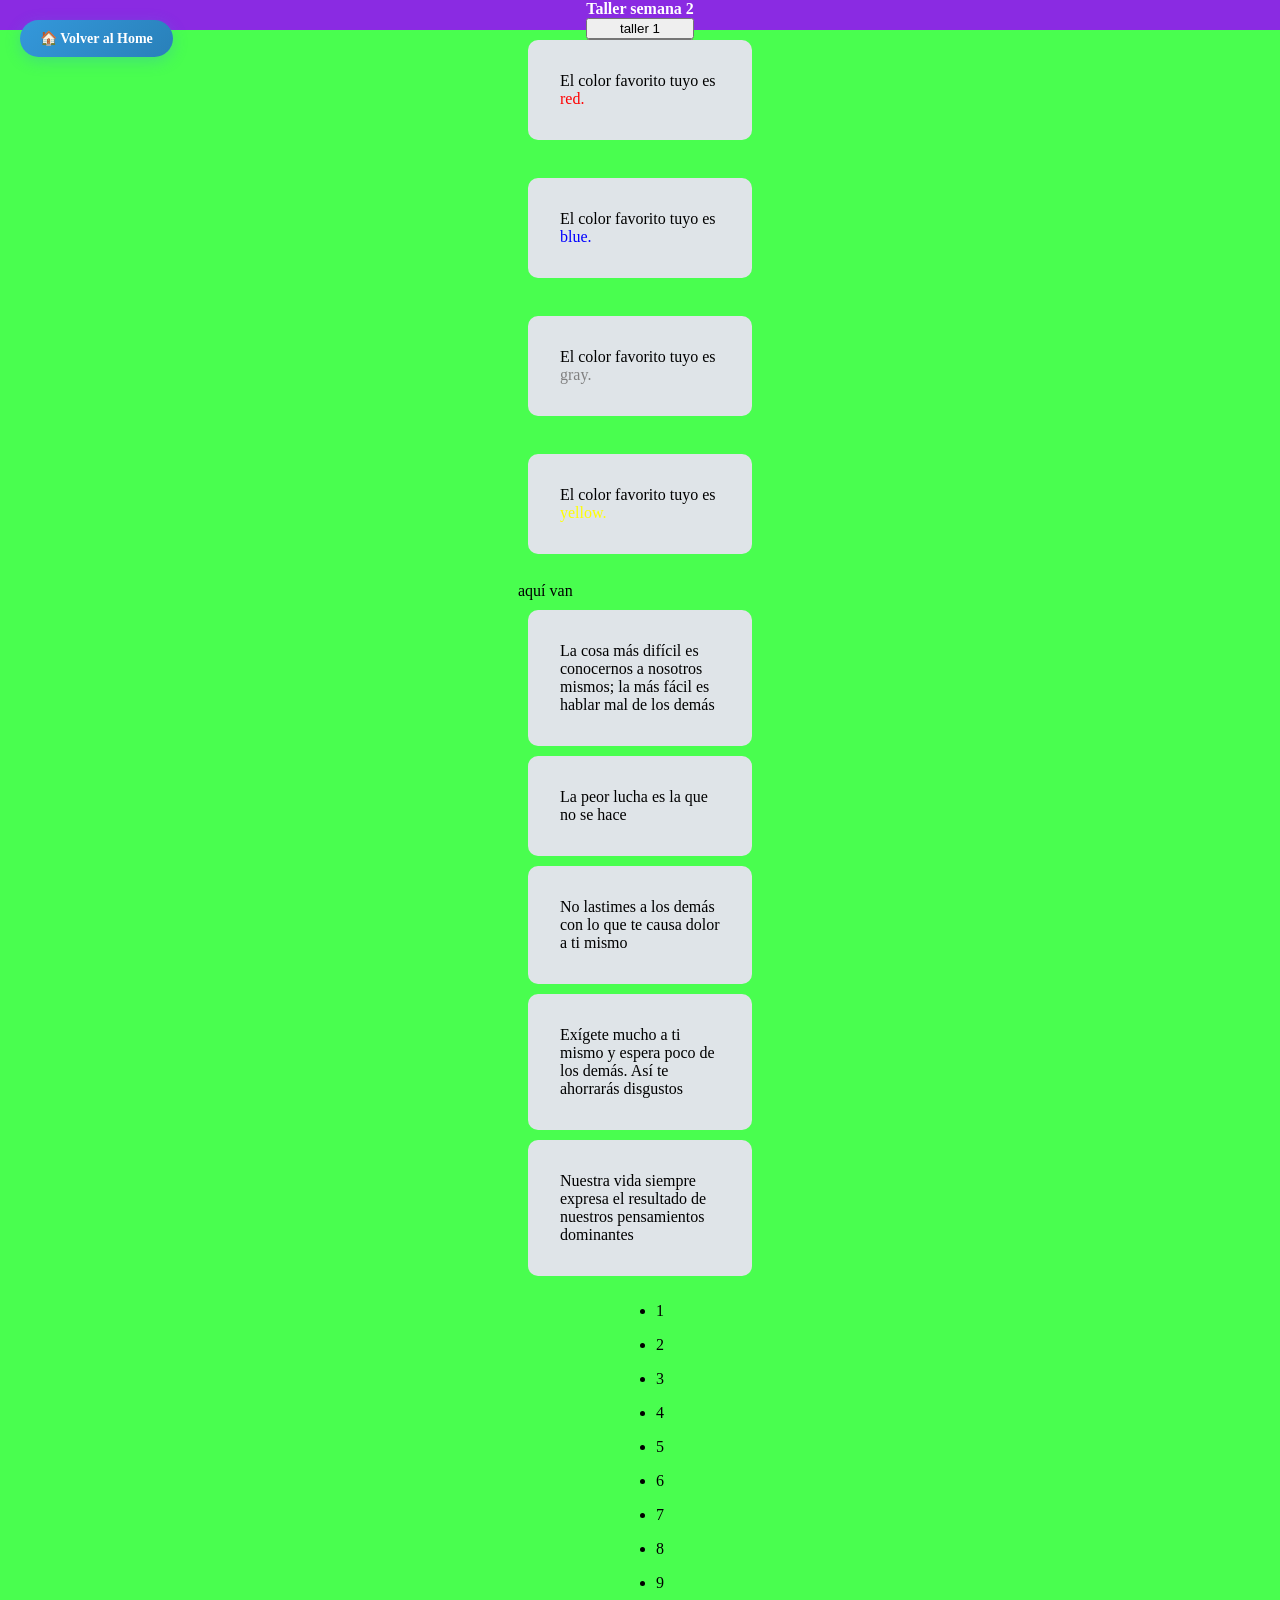
<file: 1 arrays dom/index.html>
<!DOCTYPE html>
<html lang="en">
<head>
    <meta charset="UTF-8">
    <meta name="viewport" content="width=device-width, initial-scale=1.0">
    <title>Arrays</title>
    <link rel="stylesheet" href="style.css">
</head>
<body>
    <div class="home-button">
        <a href="../index.html" class="btn-home">🏠 Volver al Home</a>
    </div>
    <nav><a>Taller semana 2</a>
    <button>taller 1</button>
    <button>taller 2</button>
    <button>taller 3</button>
</nav>
<div id="container"> </div>
<div id="frases"> aquí van </div>
<div id="numeros"></div>

    <script src="script.js"> </script>
</body>
</html>
</file>
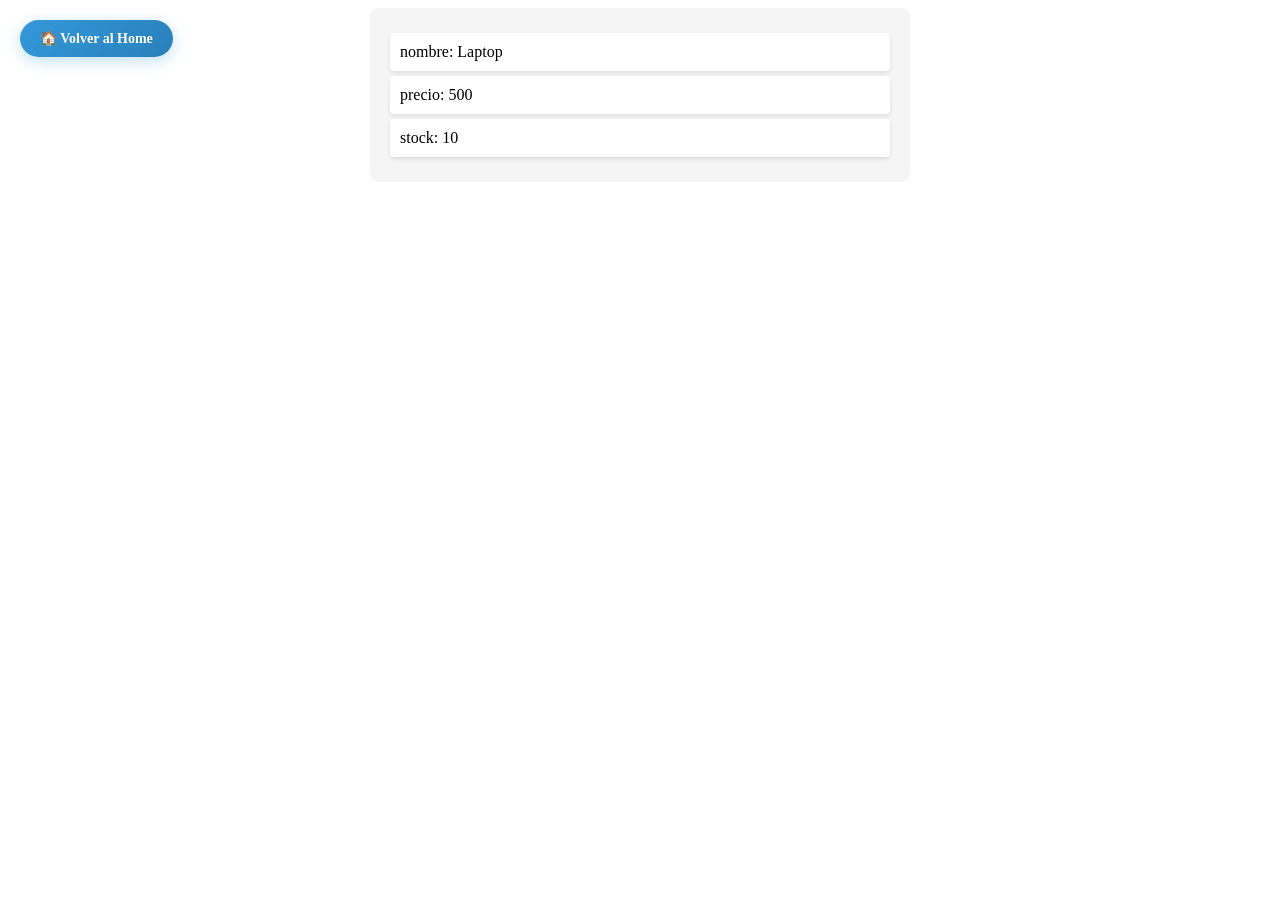
<file: 2 objetos pensados para mostrarse/producto/index.html>
<!DOCTYPE html>
<html lang="en">
<head>
    <meta charset="UTF-8">
    <meta name="viewport" content="width=device-width, initial-scale=1.0">
    <link rel="stylesheet" href="style.css">
    <link rel="stylesheet" href="https://cdnjs.cloudflare.com/ajax/libs/font-awesome/6.0.0-beta3/css/all.min.css">
    <title>Lista de Propiedades</title>
</head>
<body>
    <div class="home-button">
        <a href="../../../index.html" class="btn-home">🏠 Volver al Home</a>
    </div>
    <ul id="propertyList" class="property-list"></ul>

    <script src="script.js"></script>
</body>
</html>
</file>
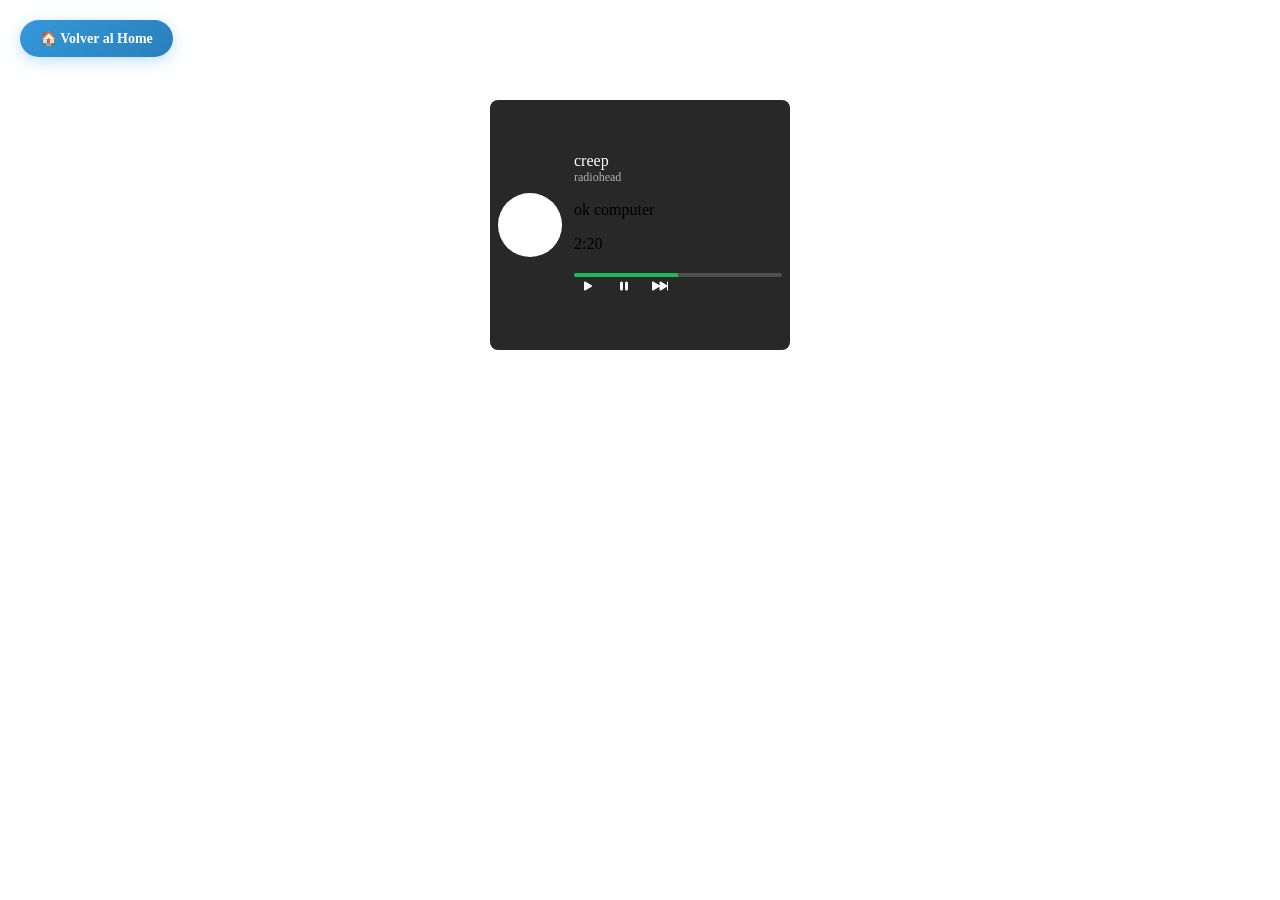
<file: 2 objetos pensados para mostrarse/reproductor/index.html>
<!DOCTYPE html>
<html lang="en">
<head>
    <meta charset="UTF-8">
    <meta name="viewport" content="width=device-width, initial-scale=1.0">
    <title>Reproductor de Música</title>
    <link rel="stylesheet" href="style.css">
</head>
<body>
    <div class="home-button">
        <a href="../../../index.html" class="btn-home">🏠 Volver al Home</a>
    </div>
    <!-- From Uiverse.io by ahmed150up --> 
    <div class="audio-player">
        <div class="album-cover"></div>
        <div class="player-controls">
            <div class="song-info">
                <div class="song-title">Song Title</div>
                <p class="artist">Artist</p>
                <p class="album">Album</p>
                <p class="duration">Duration</p>
            </div>
            <div class="progress-bar">
                <div class="progress"></div>
            </div>
            <div class="buttons">
                <button class="play-btn"><svg viewBox="0 0 16 16" class="bi bi-play-fill" fill="currentColor" height="16" width="16" xmlns="http://www.w3.org/2000/svg" style="color: white"> <path fill="white" d="m11.596 8.697-6.363 3.692c-.54.313-1.233-.066-1.233-.697V4.308c0-.63.692-1.01 1.233-.696l6.363 3.692a.802.802 0 0 1 0 1.393z"></path> </svg></button>
                <button class="pause-btn"><svg viewBox="0 0 16 16" class="bi bi-pause-fill" fill="currentColor" height="16" width="16" xmlns="http://www.w3.org/2000/svg" style="color: white"> <path fill="white" d="M5.5 3.5A1.5 1.5 0 0 1 7 5v6a1.5 1.5 0 0 1-3 0V5a1.5 1.5 0 0 1 1.5-1.5zm5 0A1.5 1.5 0 0 1 12 5v6a1.5 1.5 0 0 1-3 0V5a1.5 1.5 0 0 1 1.5-1.5z"></path> </svg></button>
                <button class="next-btn"><svg viewBox="0 0 16 16" class="bi bi-skip-forward-fill" fill="currentColor" height="16" width="16" xmlns="http://www.w3.org/2000/svg" style="color: white"> <path fill="white" d="M15.5 3.5a.5.5 0 0 1 .5.5v8a.5.5 0 0 1-1 0V8.753l-6.267 3.636c-.54.313-1.233-.066-1.233-.697v-2.94l-6.267 3.636C.693 12.703 0 12.324 0 11.693V4.308c0-.63.693-1.01 1.233-.696L7.5 7.248v-2.94c0-.63.693-1.01 1.233-.696L15 7.248V4a.5.5 0 0 1 .5-.5z"></path> </svg></button>
            </div>
        </div>
    </div>

    <script src="script.js"></script>
</body>
</html>
</file>
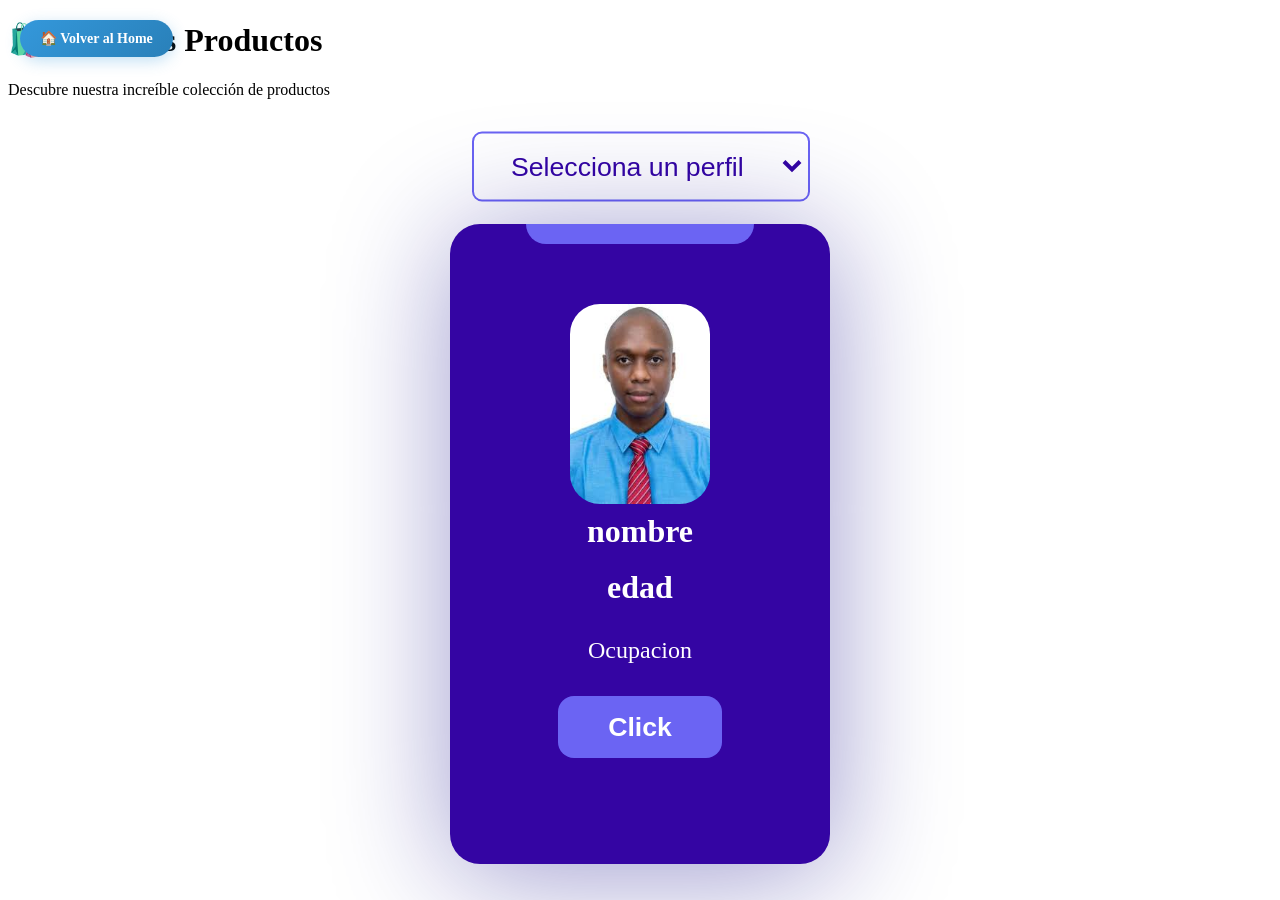
<file: 2 objetos pensados para mostrarse/tarjetas html css javascript/index.html>
<!DOCTYPE html>
<html lang="en">
<head>
    <meta charset="UTF-8">
    <meta name="viewport" content="width=device-width, initial-scale=1.0">
    <!-- Enlace al archivo de estilos CSS -->
    <link rel="stylesheet" href="style.css">
    <title>Tarjetas con nombre</title>
</head>
<body>
    <div class="home-button">
        <a href="../../../index.html" class="btn-home">🏠 Volver al Home</a>
    </div>
    <div class="container">
        <header>
            <h1>🛍️ Nuestros Productos</h1>
            <p>Descubre nuestra increíble colección de productos</p>
        </header>
        
        <div class="products-grid" id="productsGrid">
            <!-- Los productos se generarán dinámicamente aquí -->
        </div>
    </div>
    <!-- Contenedor del selector de perfiles -->
    <div class="profile-selector">
        <!-- Select para elegir el perfil, llama a selectProfile() cuando cambia -->
        <select onchange="selectProfile(this.value)">
            <option value="" disabled selected>Selecciona un perfil</option>
            <!-- Opciones de perfiles, el value corresponde al índice en el array members -->
            <option value="0">Juan</option>
            <option value="1">Pedro</option>
            <option value="2">Maria</option>
            <option value="3">Ana</option>
        </select>
    </div>
        
    <!-- Tarjeta de perfil -->
    <div class="card">
        <!-- Borde decorativo superior -->
        <div class="card-border-top">
        </div>
        <!-- Contenedor de la imagen de perfil -->
        <div class="img">
            <img class="img" id="foto" src="assets/img/1.jpeg" ondblclick="alert('¡Doble clic en la foto!')" alt="">
        </div>
        <!-- Información del perfil -->
        <span id="name">nombre</span>
        <span id="age">edad</span>
        <p id="Ocupacion" class="job">Ocupacion</p>
        <button>Click</button>
    </div>
    <!-- Enlace al archivo JavaScript -->
    <script src="script.js"></script>
</body>
</html>
</file>
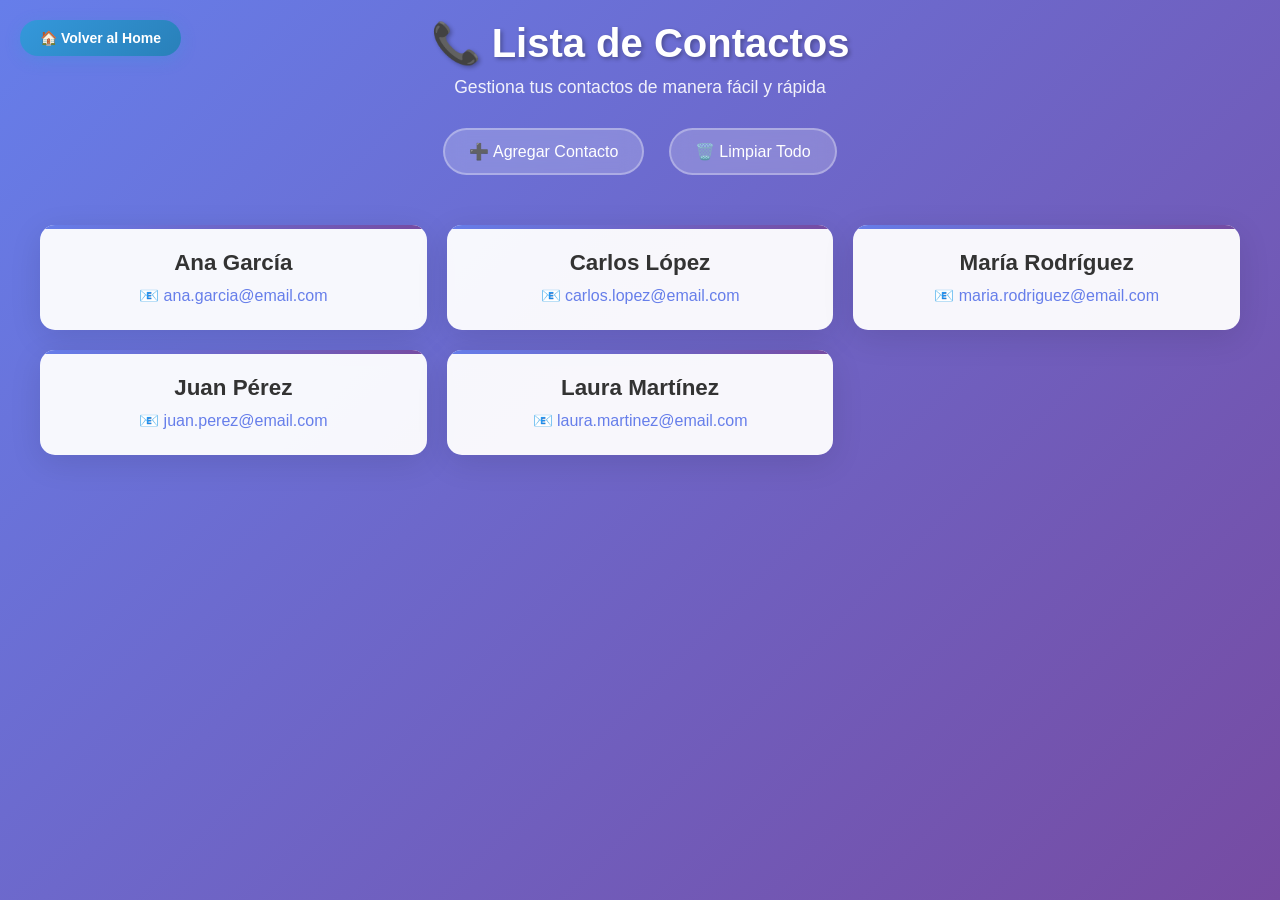
<file: 3 Listas de Objetos enfocadas en visualizacion/proyecto1-contactos/index.html>
<!DOCTYPE html>
<html lang="en">
<head>
    <meta charset="UTF-8">
    <meta name="viewport" content="width=device-width, initial-scale=1.0">
    <title>Lista de Contactos</title>
    <link rel="stylesheet" href="styles.css">
</head>
<body>
    <div class="home-button">
        <a href="../../../index.html" class="btn-home">🏠 Volver al Home</a>
    </div>
    <div class="container">
        <header>
            <h1>📞 Lista de Contactos</h1>
            <p>Gestiona tus contactos de manera fácil y rápida</p>
        </header>
        
        <div class="controls">
            <button id="addContact">➕ Agregar Contacto</button>
            <button id="clearAll">🗑️ Limpiar Todo</button>
        </div>
        
        <div id="contactCards" class="cards-container">
            <!-- Las tarjetas se generarán dinámicamente aquí -->
        </div>
    </div>
    
    <script src="script.js"></script>
</body>
</html>
</file>
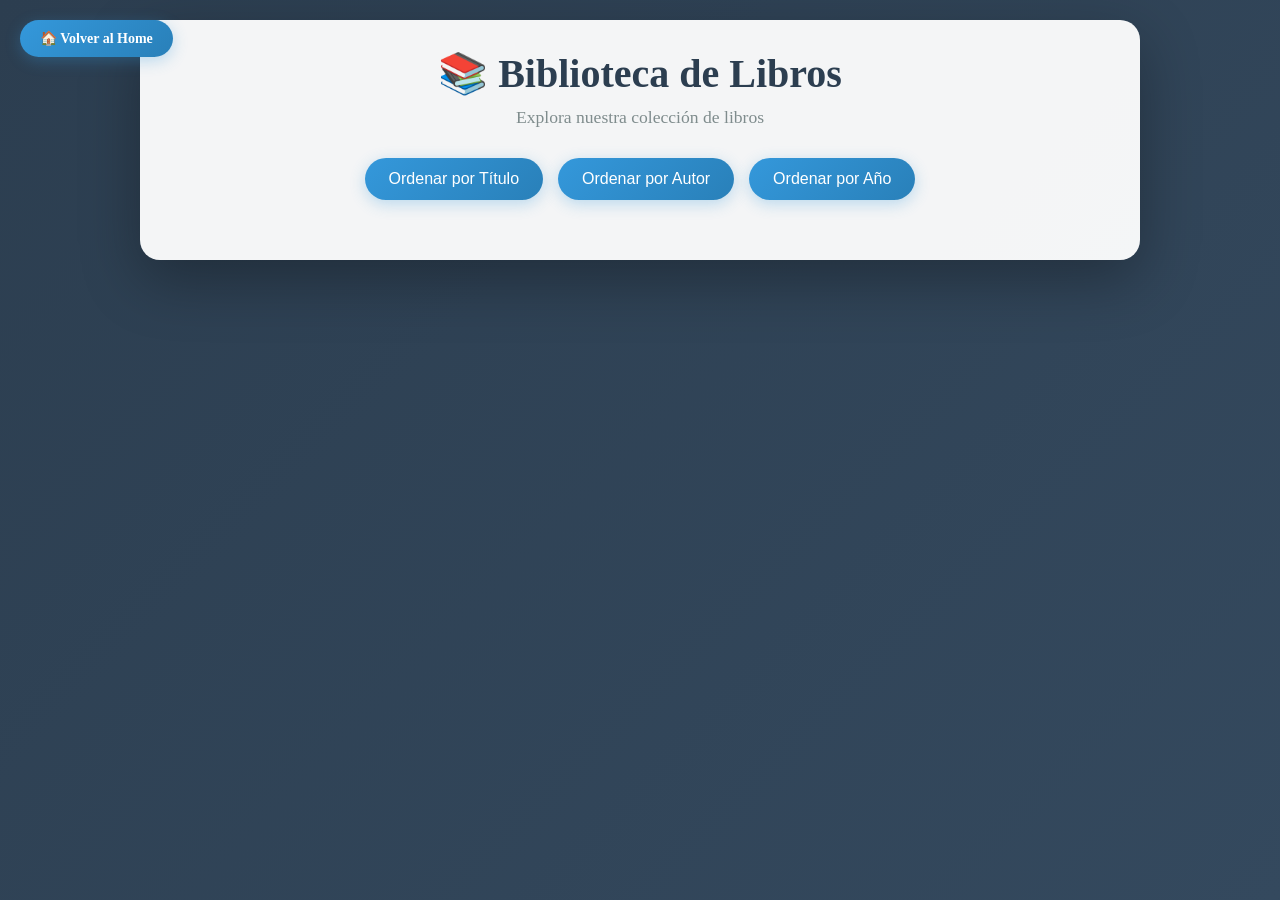
<file: 3 Listas de Objetos enfocadas en visualizacion/proyecto2-libros/index.html>
<!DOCTYPE html>
<html lang="en">
<head>
    <meta charset="UTF-8">
    <meta name="viewport" content="width=device-width, initial-scale=1.0">
    <title>Biblioteca de Libros</title>
    <link rel="stylesheet" href="styles.css">
</head>
<body>
    <div class="home-button">
        <a href="../../../index.html" class="btn-home">🏠 Volver al Home</a>
    </div>
    <div class="container">
        <header>
            <h1>📚 Biblioteca de Libros</h1>
            <p>Explora nuestra colección de libros</p>
        </header>
        
        <div class="controls">
            <button id="sortByTitle" class="btn">Ordenar por Título</button>
            <button id="sortByAuthor" class="btn">Ordenar por Autor</button>
            <button id="sortByYear" class="btn">Ordenar por Año</button>
        </div>
        
        <div class="books-grid" id="booksGrid">
            <!-- Los libros se generarán dinámicamente aquí -->
        </div>
    </div>

    <script src="script.js"></script>
</body>
</html>
</file>
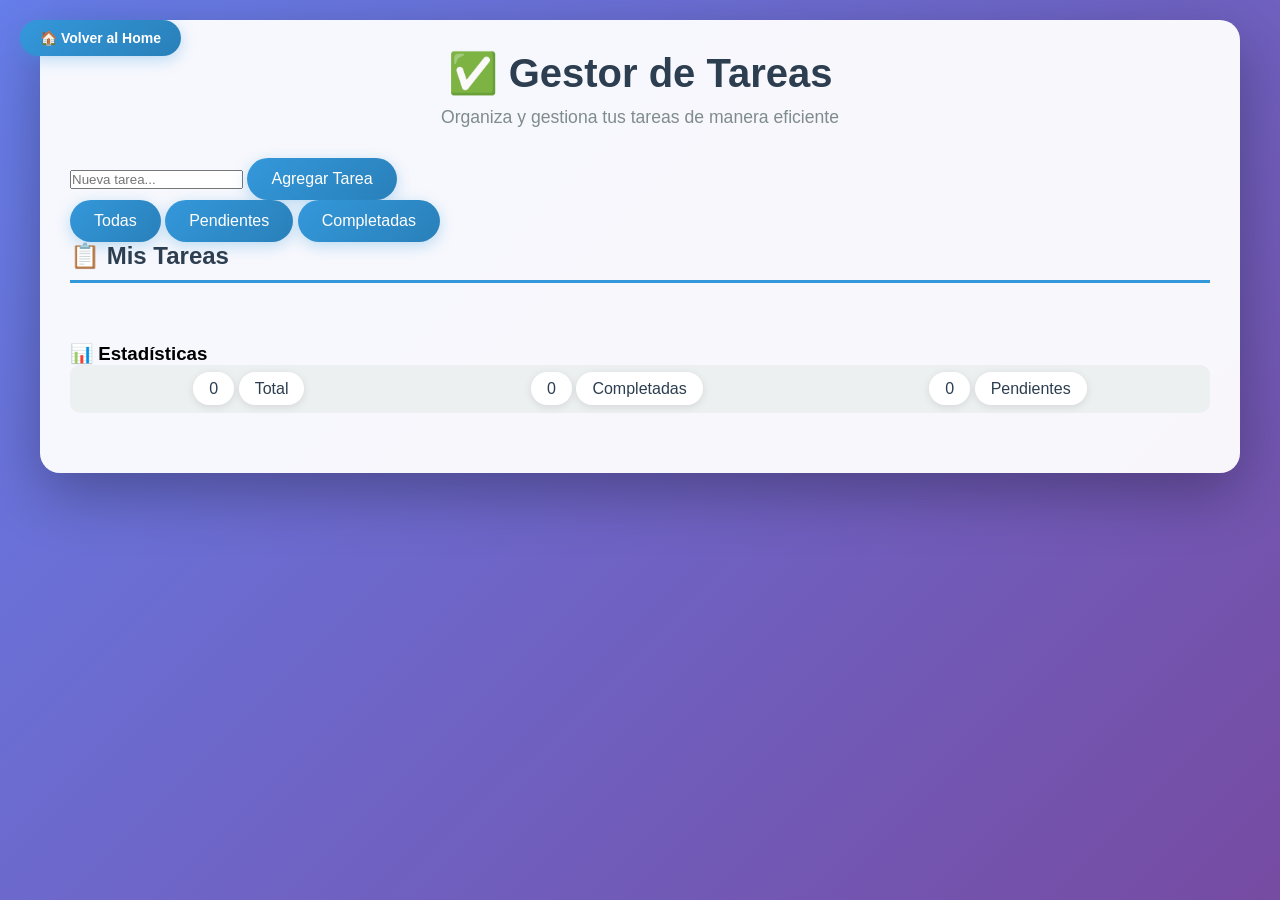
<file: 3 Listas de Objetos enfocadas en visualizacion/proyecto3-tareas/index.html>
<!DOCTYPE html>
<html lang="en">
<head>
    <meta charset="UTF-8">
    <meta name="viewport" content="width=device-width, initial-scale=1.0">
    <title>Gestor de Tareas</title>
    <link rel="stylesheet" href="styles.css">
</head>
<body>
    <div class="home-button">
        <a href="../../../index.html" class="btn-home">🏠 Volver al Home</a>
    </div>
    <div class="container">
        <header>
            <h1>✅ Gestor de Tareas</h1>
            <p>Organiza y gestiona tus tareas de manera eficiente</p>
        </header>
        
        <div class="task-form">
            <input type="text" id="taskInput" placeholder="Nueva tarea..." maxlength="100">
            <button id="addTask" class="btn">Agregar Tarea</button>
        </div>
        
        <div class="filters">
            <button id="filterAll" class="filter-btn active">Todas</button>
            <button id="filterPending" class="filter-btn">Pendientes</button>
            <button id="filterCompleted" class="filter-btn">Completadas</button>
        </div>
        
        <div class="tasks-container">
            <div class="tasks-section">
                <h2>📋 Mis Tareas</h2>
                <div id="tasksList" class="tasks-list">
                    <!-- Las tareas se generarán dinámicamente aquí -->
                </div>
            </div>
            
            <div class="stats-section">
                <h3>📊 Estadísticas</h3>
                <div class="stats">
                    <div class="stat-item">
                        <span class="stat-number" id="totalTasks">0</span>
                        <span class="stat-label">Total</span>
                    </div>
                    <div class="stat-item">
                        <span class="stat-number" id="completedTasks">0</span>
                        <span class="stat-label">Completadas</span>
                    </div>
                    <div class="stat-item">
                        <span class="stat-number" id="pendingTasks">0</span>
                        <span class="stat-label">Pendientes</span>
                    </div>
                </div>
            </div>
        </div>
    </div>

    <script src="script.js"></script>
</body>
</html>
</file>
<file: 1 arrays dom/style.css>
/* Botón Volver al Home */
.home-button {
    position: fixed;
    top: 20px;
    left: 20px;
    z-index: 1000;
}

.btn-home {
    display: inline-block;
    background: linear-gradient(135deg, #3498db, #2980b9);
    color: white;
    padding: 10px 20px;
    text-decoration: none;
    border-radius: 25px;
    font-weight: 600;
    font-size: 14px;
    transition: all 0.3s ease;
    box-shadow: 0 4px 15px rgba(52, 152, 219, 0.3);
}

.btn-home:hover {
    background: linear-gradient(135deg, #2980b9, #1f5f8b);
    transform: translateY(-2px);
    box-shadow: 0 6px 20px rgba(52, 152, 219, 0.4);
}

body{ 
    
    font-family: Georgia, 'Times New Roman', Times, serif;
    background-color: rgb(73, 254, 79);
    display: flex;
    flex-direction: column;
    justify-content: center;
    justify-items: center;
    align-items: center;
    align-content: center;
    margin: auto;
}


nav {
   display: grid;
   grid-template-rows: 2fr;
   justify-content: center;
   align-items: center;
   height: 30px;
   width: 100vw;
   background-color: blueviolet;
   color: white;
   font-weight: bold;

}

nav a{
    grid-row: 1;
    align-items: center;
    justify-content: center;
    justify-items: center;

}

.box{

    background-color: rgb(223, 228, 232);
   justify-content: center;
    height: auto;
    width: 10rem;
    padding: 2rem;
    flex-wrap: wrap;   
    margin: 10px; 
    border-radius: 10px;  

}

.box:hover{
transform: scale(1.1);
background-color: aliceblue;
transition: ease-in-out  0.5s;
}
</file>
<file: 2 objetos pensados para mostrarse/producto/style.css>
/* Botón Volver al Home */
.home-button {
    position: fixed;
    top: 20px;
    left: 20px;
    z-index: 1000;
}

.btn-home {
    display: inline-block;
    background: linear-gradient(135deg, #3498db, #2980b9);
    color: white;
    padding: 10px 20px;
    text-decoration: none;
    border-radius: 25px;
    font-weight: 600;
    font-size: 14px;
    transition: all 0.3s ease;
    box-shadow: 0 4px 15px rgba(52, 152, 219, 0.3);
}

.btn-home:hover {
    background: linear-gradient(135deg, #2980b9, #1f5f8b);
    transform: translateY(-2px);
    box-shadow: 0 6px 20px rgba(52, 152, 219, 0.4);
}

.property-list {
    list-style: none;
    padding: 20px;
    max-width: 500px;
    margin: 0 auto;
    background-color: #f5f5f5;
    border-radius: 8px;
}

.property-list li {
    padding: 10px;
    margin: 5px 0;
    background-color: white;
    border-radius: 4px;
    box-shadow: 0 2px 4px rgba(0,0,0,0.1);
}

.property-key {
    font-weight: bold;
    color: #2c3e50;
}

.property-value {
    color: #34495e;
    margin-left: 10px;
}
</file>
<file: 2 objetos pensados para mostrarse/reproductor/style.css>
/* Botón Volver al Home */
.home-button {
    position: fixed;
    top: 20px;
    left: 20px;
    z-index: 1000;
}

.btn-home {
    display: inline-block;
    background: linear-gradient(135deg, #3498db, #2980b9);
    color: white;
    padding: 10px 20px;
    text-decoration: none;
    border-radius: 25px;
    font-weight: 600;
    font-size: 14px;
    transition: all 0.3s ease;
    box-shadow: 0 4px 15px rgba(52, 152, 219, 0.3);
}

.btn-home:hover {
    background: linear-gradient(135deg, #2980b9, #1f5f8b);
    transform: translateY(-2px);
    box-shadow: 0 6px 20px rgba(52, 152, 219, 0.4);
}

body{ 
     margin: auto;
}



/* From Uiverse.io by ahmed150up */ 
.audio-player {margin: auto;
    margin-top: 100px;
    display: flex;
    align-items: center;
    justify-content: center;
    width: 300px;
    height: 250px;
    background-color: #282828;
    border-radius: 8px;
    padding: 8px;
    box-sizing: border-box;
  }
  
  .album-cover {
    width: 64px;
    height: 64px;
    background-color: #fff;
    border-radius: 50%;
    margin-right: 12px;
  }
  
  .player-controls {
    flex-grow: 1;
    display: flex;
    flex-direction: column;
  }
  
  .song-info {
    margin-bottom: 4px;
  }
  
  .song-title {
    font-size: 16px;
    color: #fff;
    margin: 0;
  }
  
  .artist {
    font-size: 12px;
    color: #b3b3b3;
    margin: 0;
  }
  
  .progress-bar {
    width: 100%;
    height: 4px;
    background-color: #4f4f4f;
    border-radius: 2px;
    overflow: hidden;
  }
  
  .progress {
    width: 50%;
    height: 100%;
    background-color: #1db954;
    transform-origin: left;
    animation: progress-animation 10s linear infinite;
  }
  
  .buttons {
    display: flex;
  }
  
  button {
    background: none;
    border: none;
    cursor: pointer;
    outline: none;
  }
  
  .play-btn,
  .pause-btn {
    font-size: 16px;
    color: #fff;
    margin-right: 8px;
    transition: transform 0.2s ease-in-out;
  }
  
  .play-btn:hover,
  .pause-btn:hover {
    transform: scale(1.2);
  }
  
  @keyframes progress-animation {
    0% {
      transform: scaleX(0);
    }
  
    100% {
      transform: scaleX(1);
    }
  }
</file>
<file: 2 objetos pensados para mostrarse/tarjetas html css javascript/style.css>
/* Botón Volver al Home */
.home-button {
    position: fixed;
    top: 20px;
    left: 20px;
    z-index: 1000;
}

.btn-home {
    display: inline-block;
    background: linear-gradient(135deg, #3498db, #2980b9);
    color: white;
    padding: 10px 20px;
    text-decoration: none;
    border-radius: 25px;
    font-weight: 600;
    font-size: 14px;
    transition: all 0.3s ease;
    box-shadow: 0 4px 15px rgba(52, 152, 219, 0.3);
}

.btn-home:hover {
    background: linear-gradient(135deg, #2980b9, #1f5f8b);
    transform: translateY(-2px);
    box-shadow: 0 6px 20px rgba(52, 152, 219, 0.4);
}

/* Estilos de la tarjeta principal */
.card {
 margin: auto;
 margin-top: 200px;
 width: 190px;
 height: 320px;
 background: #3405a3;
 border-radius: 15px;
 box-shadow: 1px 5px 60px 0px #100a886b;
 transform: scale(2);
}

/* Borde decorativo superior de la tarjeta */
.card .card-border-top {
 width: 60%;
 height: 3%;
 background: #6b64f3;
 margin: auto;
 border-radius: 0px 0px 15px 15px;
}

/* Estilo para el nombre del perfil */
.card span {
 font-weight: 600;
 color: white;
 text-align: center;
 display: block;
 padding-top: 10px;
 font-size: 16px;
}

/* Estilo para la ocupación */
.card .job {
 font-weight: 400;
 color: white;
 display: block;
 text-align: center;
 padding-top: 3px;
 font-size: 12px;
}

/* Contenedor de la imagen de perfil */
.card .img {
 width: 70px;
 height: 100px; 
 border-radius: 15px;
 margin: auto;
 margin-top: 15px;
 margin-bottom: 10px;
}

/* Estilo para la imagen de perfil */
#foto {
 width: 70px;
 height: 100px;   
}

#foto:hover{
    transform: scale(1.1);
    transition: transform 0.3s ease;    
}

/* Estilo del botón */
.card button {
 padding: 8px 25px;
 display: block;
 margin: auto;
 border-radius: 8px;
 border: none;
 margin-top: 15px;
 background: #6b64f3;
 color: white;
 font-weight: 600;
}

/* Efecto hover del botón */
.card button:hover {
 background: #534bf3;
}

/* Contenedor del selector de perfiles */
.profile-selector {
    text-align: center;
    margin-bottom: 20px;
    transform: scale(2);
    margin-top: 50px;
}

/* Estilo del select */
.profile-selector select {
    padding: 8px 15px;
    border-radius: 5px;
    border: 1px solid #6b64f3;
    cursor: pointer;
    background: white;
    color: #3405a3;
    font-weight: 500;
}

/* Efecto hover del select */
.profile-selector select:hover {
    border-color: #3405a3;
}
</file>
<file: 3 Listas de Objetos enfocadas en visualizacion/proyecto1-contactos/styles.css>
/* Botón Volver al Home */
.home-button {
    position: fixed;
    top: 20px;
    left: 20px;
    z-index: 1000;
}

.btn-home {
    display: inline-block;
    background: linear-gradient(135deg, #3498db, #2980b9);
    color: white;
    padding: 10px 20px;
    text-decoration: none;
    border-radius: 25px;
    font-weight: 600;
    font-size: 14px;
    transition: all 0.3s ease;
    box-shadow: 0 4px 15px rgba(52, 152, 219, 0.3);
}

.btn-home:hover {
    background: linear-gradient(135deg, #2980b9, #1f5f8b);
    transform: translateY(-2px);
    box-shadow: 0 6px 20px rgba(52, 152, 219, 0.4);
}

* {
    margin: 0;
    padding: 0;
    box-sizing: border-box;
}

body {
    font-family: 'Segoe UI', Tahoma, Geneva, Verdana, sans-serif;
    background: linear-gradient(135deg, #667eea 0%, #764ba2 100%);
    min-height: 100vh;
    padding: 20px;
}

.container {
    max-width: 1200px;
    margin: 0 auto;
    text-align: center;
}

h1 {
    color: white;
    font-size: 2.5rem;
    margin-bottom: 10px;
    text-shadow: 2px 2px 4px rgba(0,0,0,0.3);
}

p {
    color: rgba(255,255,255,0.9);
    font-size: 1.1rem;
    margin-bottom: 30px;
}

.controls {
    margin-bottom: 30px;
}

button {
    background: rgba(255,255,255,0.2);
    border: 2px solid rgba(255,255,255,0.3);
    color: white;
    padding: 12px 24px;
    margin: 0 10px;
    border-radius: 25px;
    cursor: pointer;
    font-size: 1rem;
    transition: all 0.3s ease;
    backdrop-filter: blur(10px);
}

button:hover {
    background: rgba(255,255,255,0.3);
    transform: translateY(-2px);
    box-shadow: 0 5px 15px rgba(0,0,0,0.2);
}

.cards-container {
    display: grid;
    grid-template-columns: repeat(auto-fit, minmax(300px, 1fr));
    gap: 20px;
    padding: 20px 0;
}

.contact-card {
    background: rgba(255,255,255,0.95);
    border-radius: 15px;
    padding: 25px;
    box-shadow: 0 8px 32px rgba(0,0,0,0.1);
    transition: all 0.3s ease;
    position: relative;
    overflow: hidden;
}

.contact-card::before {
    content: '';
    position: absolute;
    top: 0;
    left: 0;
    right: 0;
    height: 4px;
    background: linear-gradient(90deg, #667eea, #764ba2);
}

.contact-card:hover {
    transform: translateY(-5px);
    box-shadow: 0 15px 40px rgba(0,0,0,0.2);
}

.contact-card h3 {
    color: #333;
    font-size: 1.4rem;
    margin-bottom: 10px;
    font-weight: 600;
}

.contact-card p {
    color: #666;
    font-size: 1rem;
    margin: 0;
    word-break: break-word;
}

.contact-card .email {
    color: #667eea;
    font-weight: 500;
    text-decoration: none;
}

.contact-card .email:hover {
    text-decoration: underline;
}

@media (max-width: 768px) {
    .cards-container {
        grid-template-columns: 1fr;
        padding: 10px;
    }
    
    h1 {
        font-size: 2rem;
    }
    
    button {
        margin: 5px;
        padding: 10px 20px;
    }
}
</file>
<file: 3 Listas de Objetos enfocadas en visualizacion/proyecto2-libros/styles.css>
/* Botón Volver al Home */
.home-button {
    position: fixed;
    top: 20px;
    left: 20px;
    z-index: 1000;
}

.btn-home {
    display: inline-block;
    background: linear-gradient(135deg, #3498db, #2980b9);
    color: white;
    padding: 10px 20px;
    text-decoration: none;
    border-radius: 25px;
    font-weight: 600;
    font-size: 14px;
    transition: all 0.3s ease;
    box-shadow: 0 4px 15px rgba(52, 152, 219, 0.3);
}

.btn-home:hover {
    background: linear-gradient(135deg, #2980b9, #1f5f8b);
    transform: translateY(-2px);
    box-shadow: 0 6px 20px rgba(52, 152, 219, 0.4);
}

* {
    margin: 0;
    padding: 0;
    box-sizing: border-box;
}

body {
    font-family: 'Georgia', 'Times New Roman', serif;
    background: linear-gradient(135deg, #2c3e50 0%, #34495e 100%);
    min-height: 100vh;
    padding: 20px;
    color: #333;
}

.container {
    max-width: 1000px;
    margin: 0 auto;
    background: rgba(255,255,255,0.95);
    border-radius: 20px;
    padding: 30px;
    box-shadow: 0 20px 60px rgba(0,0,0,0.3);
}

h1 {
    color: #2c3e50;
    font-size: 2.5rem;
    margin-bottom: 10px;
    text-align: center;
    font-weight: bold;
}

p {
    color: #7f8c8d;
    font-size: 1.1rem;
    margin-bottom: 30px;
    text-align: center;
}

.controls {
    display: flex;
    justify-content: center;
    flex-wrap: wrap;
    gap: 15px;
    margin-bottom: 30px;
}

button {
    background: linear-gradient(135deg, #3498db, #2980b9);
    border: none;
    color: white;
    padding: 12px 24px;
    border-radius: 25px;
    cursor: pointer;
    font-size: 1rem;
    font-weight: 500;
    transition: all 0.3s ease;
    box-shadow: 0 4px 15px rgba(52, 152, 219, 0.3);
}

button:hover {
    transform: translateY(-2px);
    box-shadow: 0 6px 20px rgba(52, 152, 219, 0.4);
}

button:active {
    transform: translateY(0);
}

.stats {
    display: flex;
    justify-content: space-around;
    background: #ecf0f1;
    padding: 15px;
    border-radius: 10px;
    margin-bottom: 30px;
    flex-wrap: wrap;
    gap: 10px;
}

.stats span {
    background: white;
    padding: 8px 16px;
    border-radius: 20px;
    font-weight: 500;
    color: #2c3e50;
    box-shadow: 0 2px 8px rgba(0,0,0,0.1);
}

.books-section {
    margin-bottom: 40px;
}

.books-section h2 {
    color: #2c3e50;
    font-size: 1.5rem;
    margin-bottom: 20px;
    padding-bottom: 10px;
    border-bottom: 3px solid #3498db;
}

.books-list {
    list-style: none;
    padding: 0;
}

.books-list li {
    background: white;
    margin-bottom: 10px;
    padding: 15px 20px;
    border-radius: 10px;
    border-left: 5px solid #3498db;
    box-shadow: 0 3px 10px rgba(0,0,0,0.1);
    transition: all 0.3s ease;
    font-size: 1.1rem;
    color: #2c3e50;
}

.books-list li:hover {
    transform: translateX(5px);
    box-shadow: 0 5px 15px rgba(0,0,0,0.15);
    border-left-color: #e74c3c;
}

.format-preview {
    background: #f8f9fa;
    border: 2px dashed #bdc3c7;
    border-radius: 10px;
    padding: 20px;
    min-height: 100px;
    display: flex;
    align-items: center;
    justify-content: center;
    font-style: italic;
    color: #7f8c8d;
}

.format-preview.has-content {
    background: #e8f5e8;
    border-color: #27ae60;
    color: #2c3e50;
    font-style: normal;
}

.book-item {
    display: flex;
    justify-content: space-between;
    align-items: center;
}

.book-info {
    flex: 1;
}

.book-year {
    background: #3498db;
    color: white;
    padding: 4px 8px;
    border-radius: 12px;
    font-size: 0.8rem;
    font-weight: bold;
    margin-left: 10px;
}

@media (max-width: 768px) {
    .container {
        padding: 20px;
        margin: 10px;
    }
    
    h1 {
        font-size: 2rem;
    }
    
    .controls {
        flex-direction: column;
        align-items: center;
    }
    
    button {
        width: 200px;
    }
    
    .stats {
        flex-direction: column;
        align-items: center;
    }
    
    .books-list li {
        font-size: 1rem;
        padding: 12px 15px;
    }
}
</file>
<file: 3 Listas de Objetos enfocadas en visualizacion/proyecto3-tareas/styles.css>
* {
    margin: 0;
    padding: 0;
    box-sizing: border-box;
}

body {
    font-family: 'Segoe UI', Tahoma, Geneva, Verdana, sans-serif;
    background: linear-gradient(135deg, #667eea 0%, #764ba2 100%);
    min-height: 100vh;
    padding: 20px;
}

.container {
    max-width: 1200px;
    margin: 0 auto;
    background: rgba(255,255,255,0.95);
    border-radius: 20px;
    padding: 30px;
    box-shadow: 0 20px 60px rgba(0,0,0,0.3);
}

h1 {
    color: #2c3e50;
    font-size: 2.5rem;
    margin-bottom: 10px;
    text-align: center;
    font-weight: bold;
}

p {
    color: #7f8c8d;
    font-size: 1.1rem;
    margin-bottom: 30px;
    text-align: center;
}

.controls {
    display: flex;
    justify-content: center;
    flex-wrap: wrap;
    gap: 15px;
    margin-bottom: 30px;
}

button {
    background: linear-gradient(135deg, #3498db, #2980b9);
    border: none;
    color: white;
    padding: 12px 24px;
    border-radius: 25px;
    cursor: pointer;
    font-size: 1rem;
    font-weight: 500;
    transition: all 0.3s ease;
    box-shadow: 0 4px 15px rgba(52, 152, 219, 0.3);
}

button:hover {
    transform: translateY(-2px);
    box-shadow: 0 6px 20px rgba(52, 152, 219, 0.4);
}

button:active {
    transform: translateY(0);
}

.stats {
    display: flex;
    justify-content: space-around;
    background: #ecf0f1;
    padding: 15px;
    border-radius: 10px;
    margin-bottom: 30px;
    flex-wrap: wrap;
    gap: 10px;
}

.stats span {
    background: white;
    padding: 8px 16px;
    border-radius: 20px;
    font-weight: 500;
    color: #2c3e50;
    box-shadow: 0 2px 8px rgba(0,0,0,0.1);
}

.tasks-section {
    margin-bottom: 40px;
}

.tasks-section h2 {
    color: #2c3e50;
    font-size: 1.5rem;
    margin-bottom: 20px;
    padding-bottom: 10px;
    border-bottom: 3px solid #3498db;
}

.tasks-list {
    display: flex;
    flex-direction: column;
    gap: 15px;
}

.task-item {
    background: white;
    border-radius: 15px;
    padding: 20px;
    box-shadow: 0 5px 15px rgba(0,0,0,0.1);
    transition: all 0.3s ease;
    position: relative;
    overflow: hidden;
}

.task-item:hover {
    transform: translateY(-3px);
    box-shadow: 0 8px 25px rgba(0,0,0,0.15);
}

/* Estilo para tareas completadas */
.task-item.completed {
    background: linear-gradient(135deg, #27ae60, #2ecc71);
    color: white;
    border-left: 5px solid #27ae60;
}

.task-item.completed .task-description {
    text-decoration: line-through;
    opacity: 0.8;
}

.task-item.completed .task-status {
    background: rgba(255,255,255,0.2);
    color: white;
}

/* Estilo para tareas pendientes */
.task-item.pending {
    background: linear-gradient(135deg, #e74c3c, #c0392b);
    color: white;
    border-left: 5px solid #e74c3c;
}

.task-item.pending .task-status {
    background: rgba(255,255,255,0.2);
    color: white;
}

.task-header {
    display: flex;
    justify-content: space-between;
    align-items: center;
    margin-bottom: 10px;
}

.task-status {
    font-size: 2rem;
    font-weight: bold;
    padding: 5px 10px;
    border-radius: 10px;
    background: #ecf0f1;
    color: #2c3e50;
}

.task-description {
    font-size: 1.1rem;
    line-height: 1.5;
    font-weight: 500;
}

.task-actions {
    display: flex;
    gap: 10px;
    margin-top: 15px;
}

.task-actions button {
    padding: 8px 16px;
    font-size: 0.9rem;
    border-radius: 20px;
}

.task-actions .toggle-btn {
    background: linear-gradient(135deg, #f39c12, #e67e22);
}

.task-actions .delete-btn {
    background: linear-gradient(135deg, #e74c3c, #c0392b);
}

/* Animaciones */
.task-item {
    animation: slideIn 0.5s ease;
}

@keyframes slideIn {
    from {
        opacity: 0;
        transform: translateX(-30px);
    }
    to {
        opacity: 1;
        transform: translateX(0);
    }
}

.task-item.completed {
    animation: completeTask 0.5s ease;
}

@keyframes completeTask {
    0% {
        transform: scale(1);
    }
    50% {
        transform: scale(1.05);
    }
    100% {
        transform: scale(1);
    }
}

/* Responsive */
@media (max-width: 768px) {
    .container {
        padding: 20px;
        margin: 10px;
    }
    
    h1 {
        font-size: 2rem;
    }
    
    .controls {
        flex-direction: column;
        align-items: center;
    }
    
    button {
        width: 200px;
    }
    
    .stats {
        flex-direction: column;
        align-items: center;
    }
    
    .task-item {
        padding: 15px;
    }
    
    .task-description {
        font-size: 1rem;
    }
}

/* Botón Volver al Home */
.home-button {
    position: fixed;
    top: 20px;
    left: 20px;
    z-index: 1000;
}

.btn-home {
    display: inline-block;
    background: linear-gradient(135deg, #3498db, #2980b9);
    color: white;
    padding: 10px 20px;
    text-decoration: none;
    border-radius: 25px;
    font-weight: 600;
    font-size: 14px;
    transition: all 0.3s ease;
    box-shadow: 0 4px 15px rgba(52, 152, 219, 0.3);
}

.btn-home:hover {
    background: linear-gradient(135deg, #2980b9, #1f5f8b);
    transform: translateY(-2px);
    box-shadow: 0 6px 20px rgba(52, 152, 219, 0.4);
}
</file>
